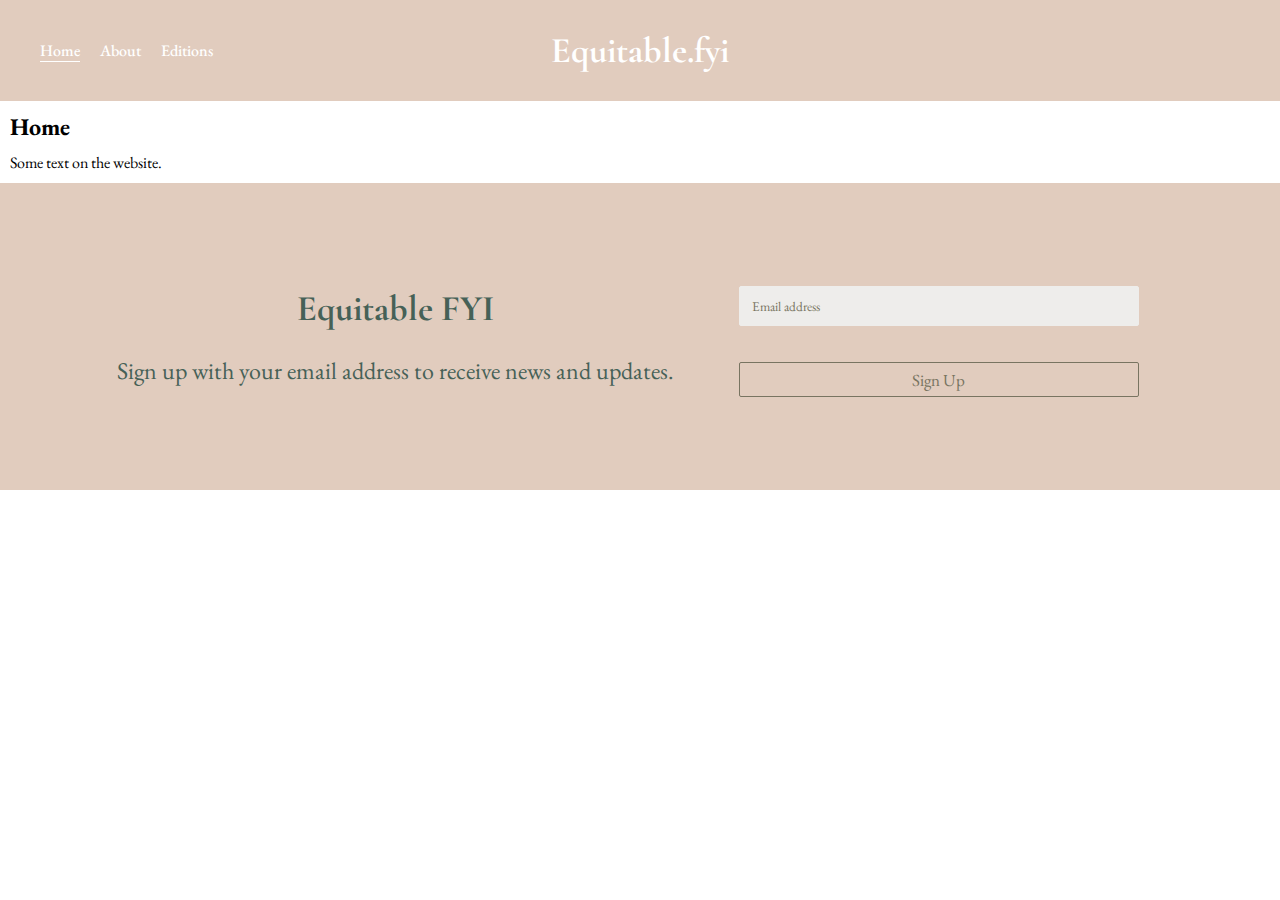
<file: index.html>
<!DOCTYPE html>
<html>
<head>
<link rel="stylesheet" href="https://fonts.googleapis.com/css?family=EB+Garamond|Cormorant+Garamond">
<link rel="stylesheet" href="assets/css/style.css">
<link rel="icon" type="image/x-icon" href="/assets/images/favicon.ico">
</head>
<body>
  <div id="navbar"></div>
  <script src="/assets/js/navbar.js"></script>

  <h2>Home</h2>
  <p>Some text on the website.</p>
  <div id="footer"></div>
  <script src="assets/js/footer.js"></script>
</body>
</html>
</file>
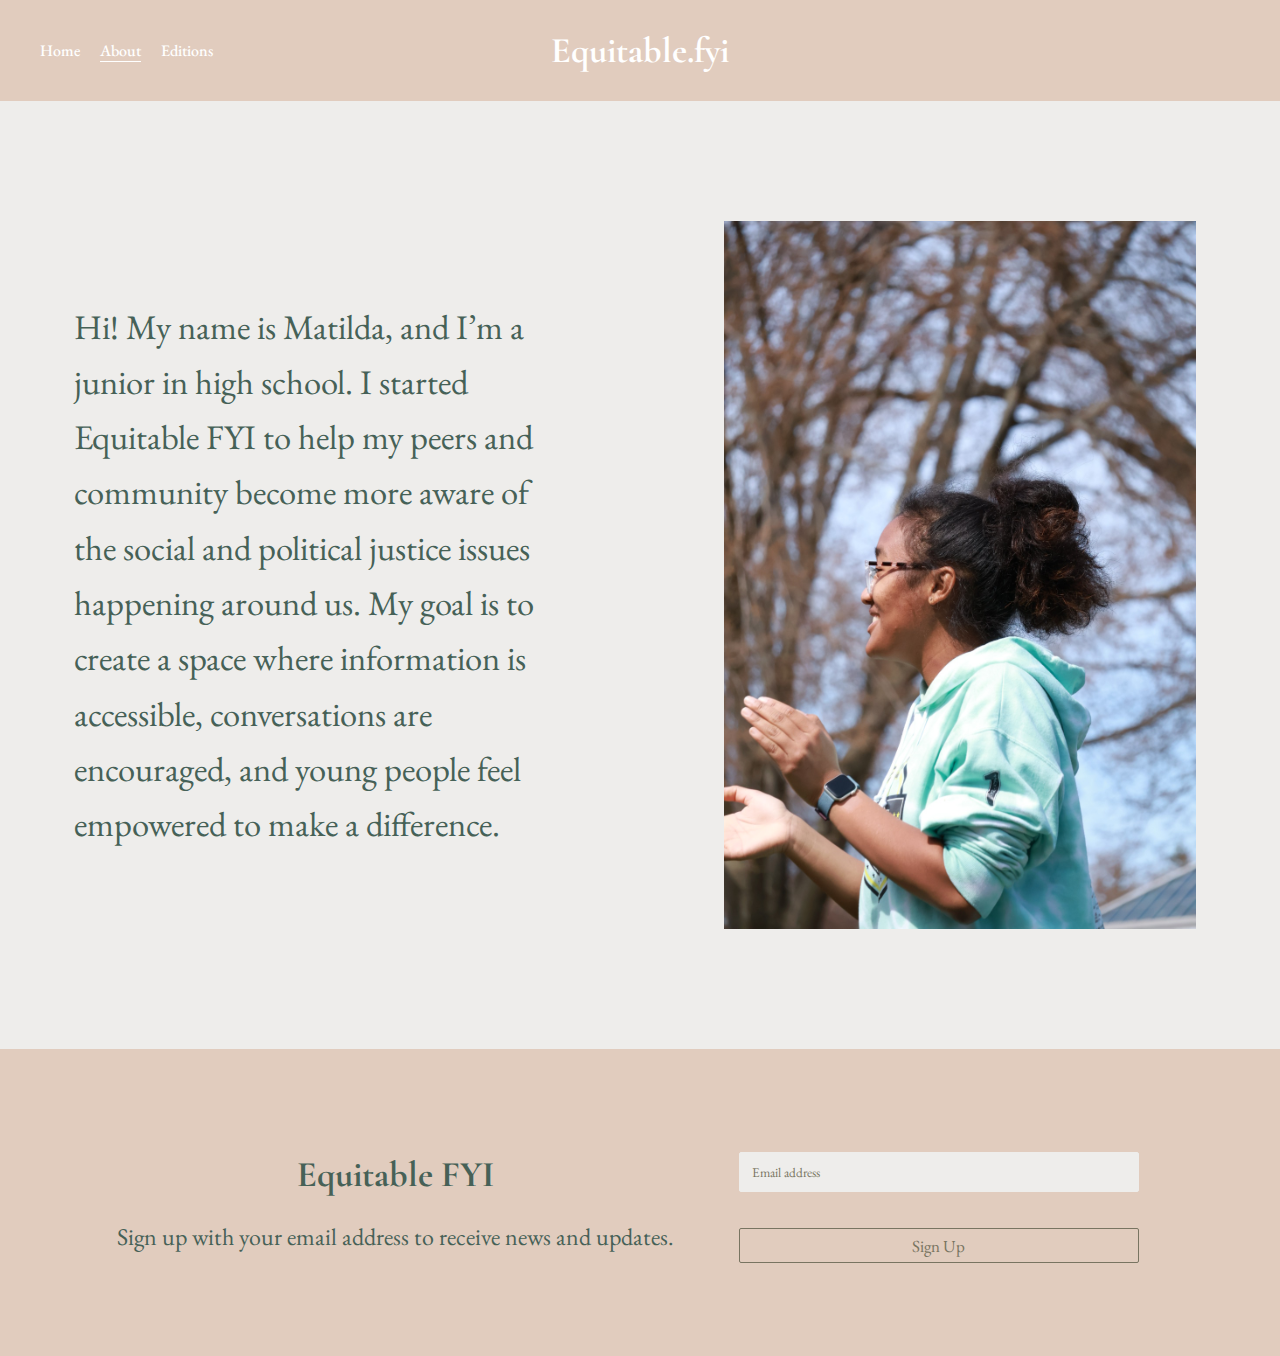
<file: about.html>
<!DOCTYPE html>
<html>
  <head>
    <link rel="stylesheet" href="https://fonts.googleapis.com/css?family=EB+Garamond|Cormorant+Garamond">
    <link rel="stylesheet" href="assets/css/style.css">
  </head>
  <body>
    <div id="navbar"></div>
    <script src="/assets/js/navbar.js"></script>

    <section class="about">
      <div class="about-text">
        <p class="bodytext">Hi! My name is Matilda, and I’m a junior in high school. I started Equitable FYI to help my peers and community become more aware of the social and political justice issues happening around us. My goal is to create a space where information is accessible, conversations are encouraged, and young people feel empowered to make a difference.</p>
      </div>
      <div class="about-image">
        <img src="assets/images/Matilda0.JPG" alt="Picture of Matilda">
      </div>
    </section>

    <div id="footer"></div>
    <script src="assets/js/footer.js"></script>

  </body>
</html>
</file>
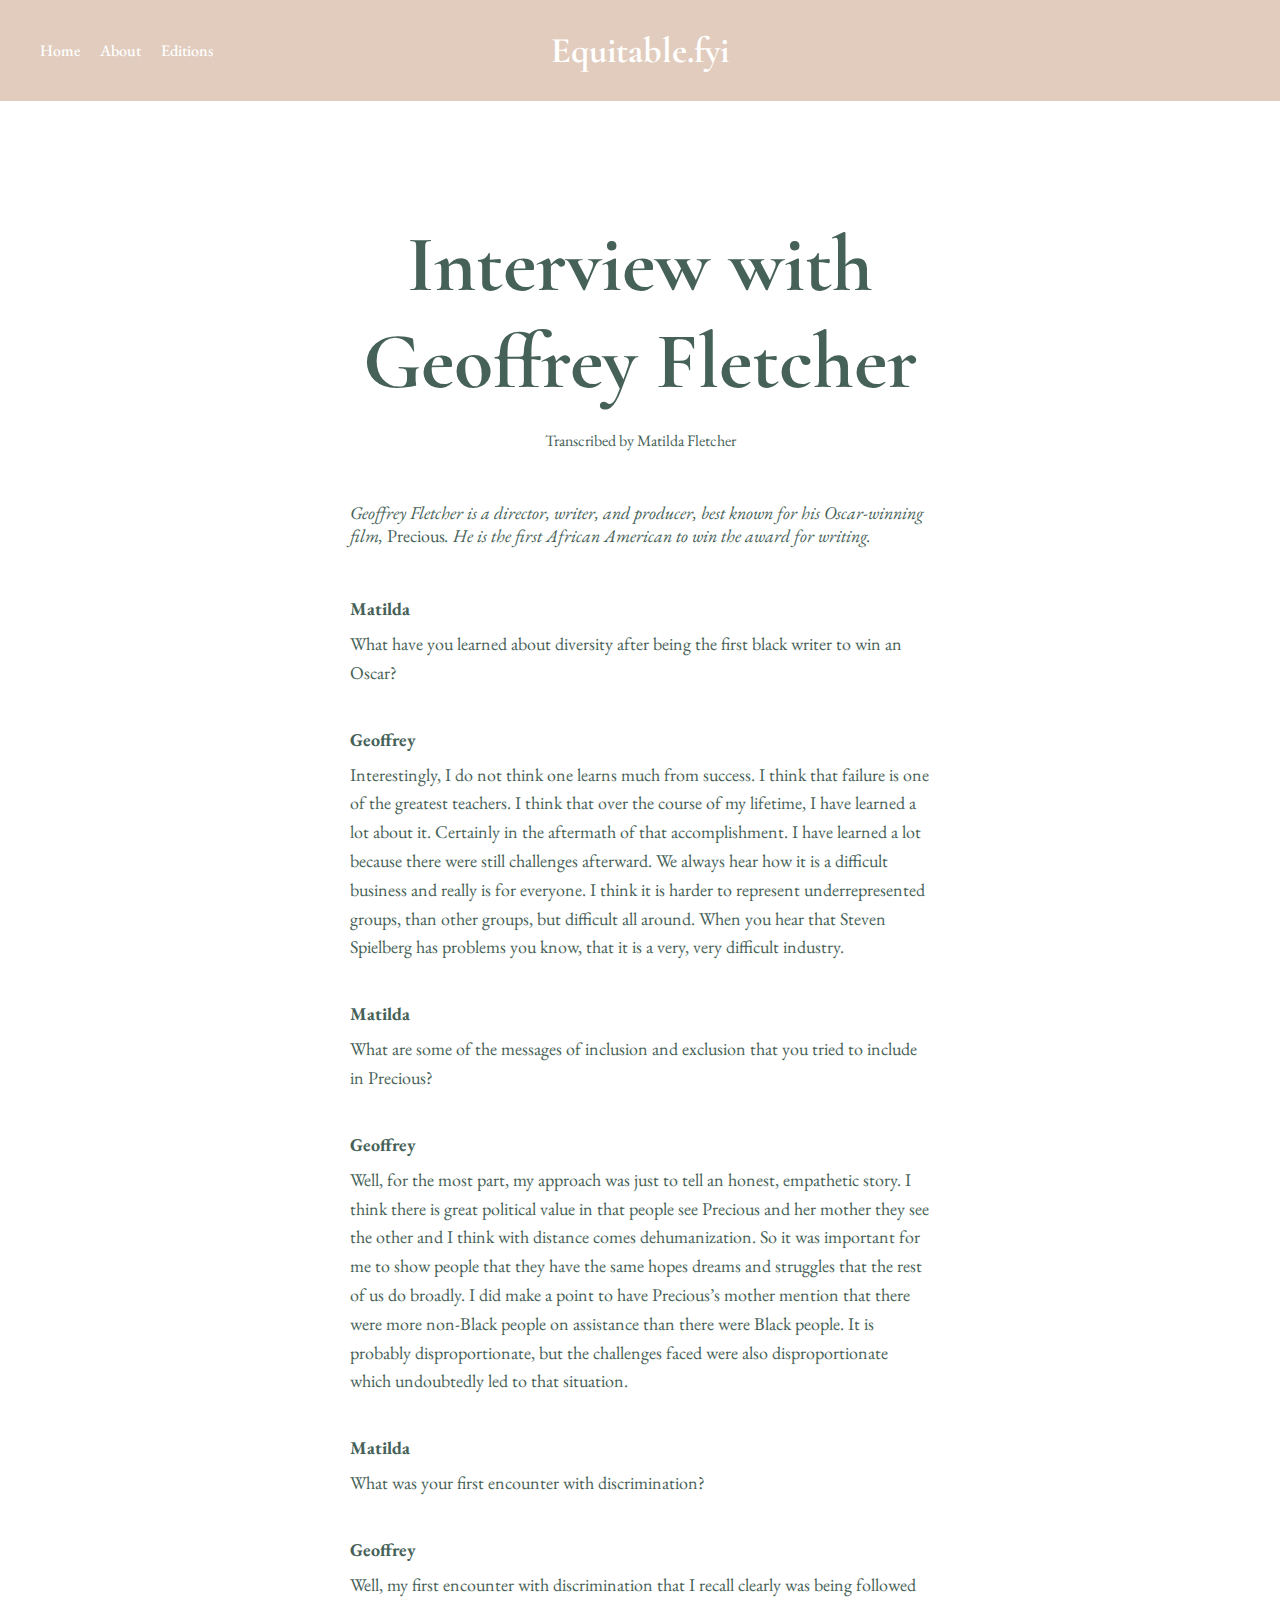
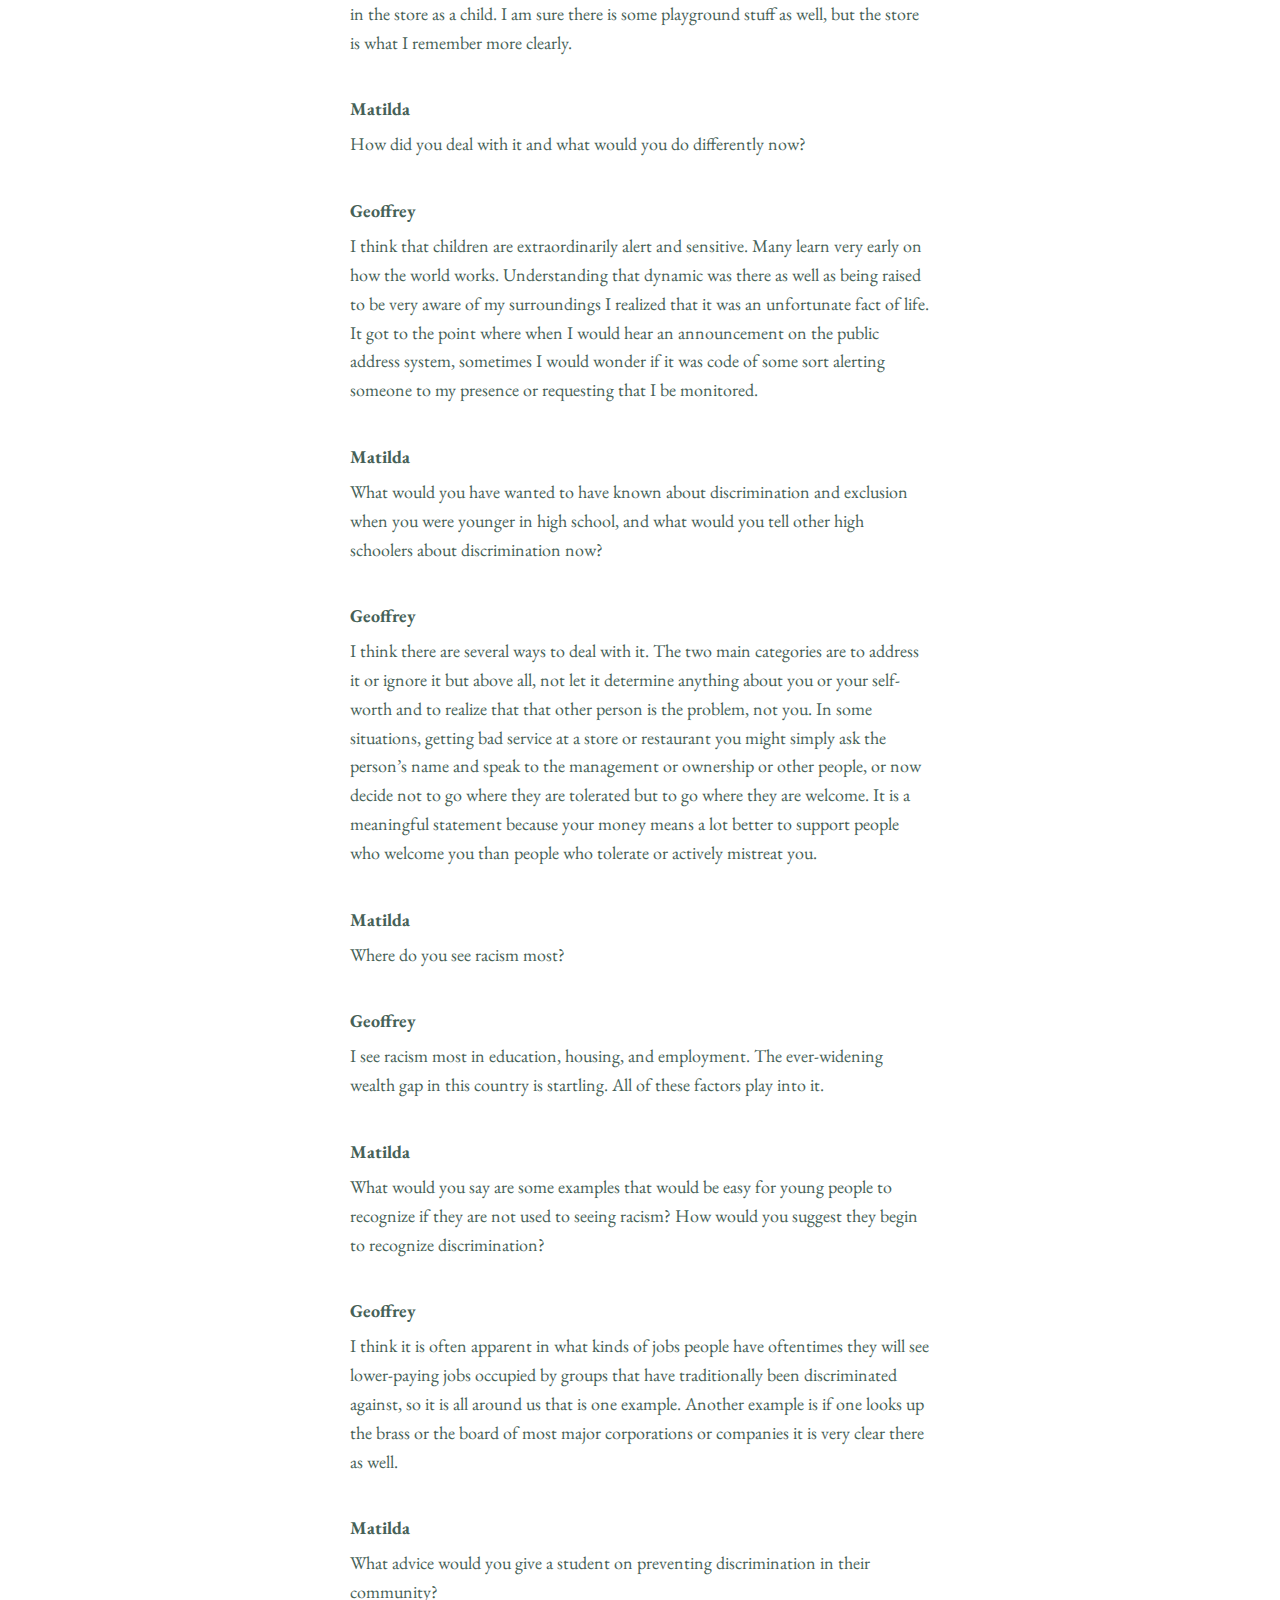
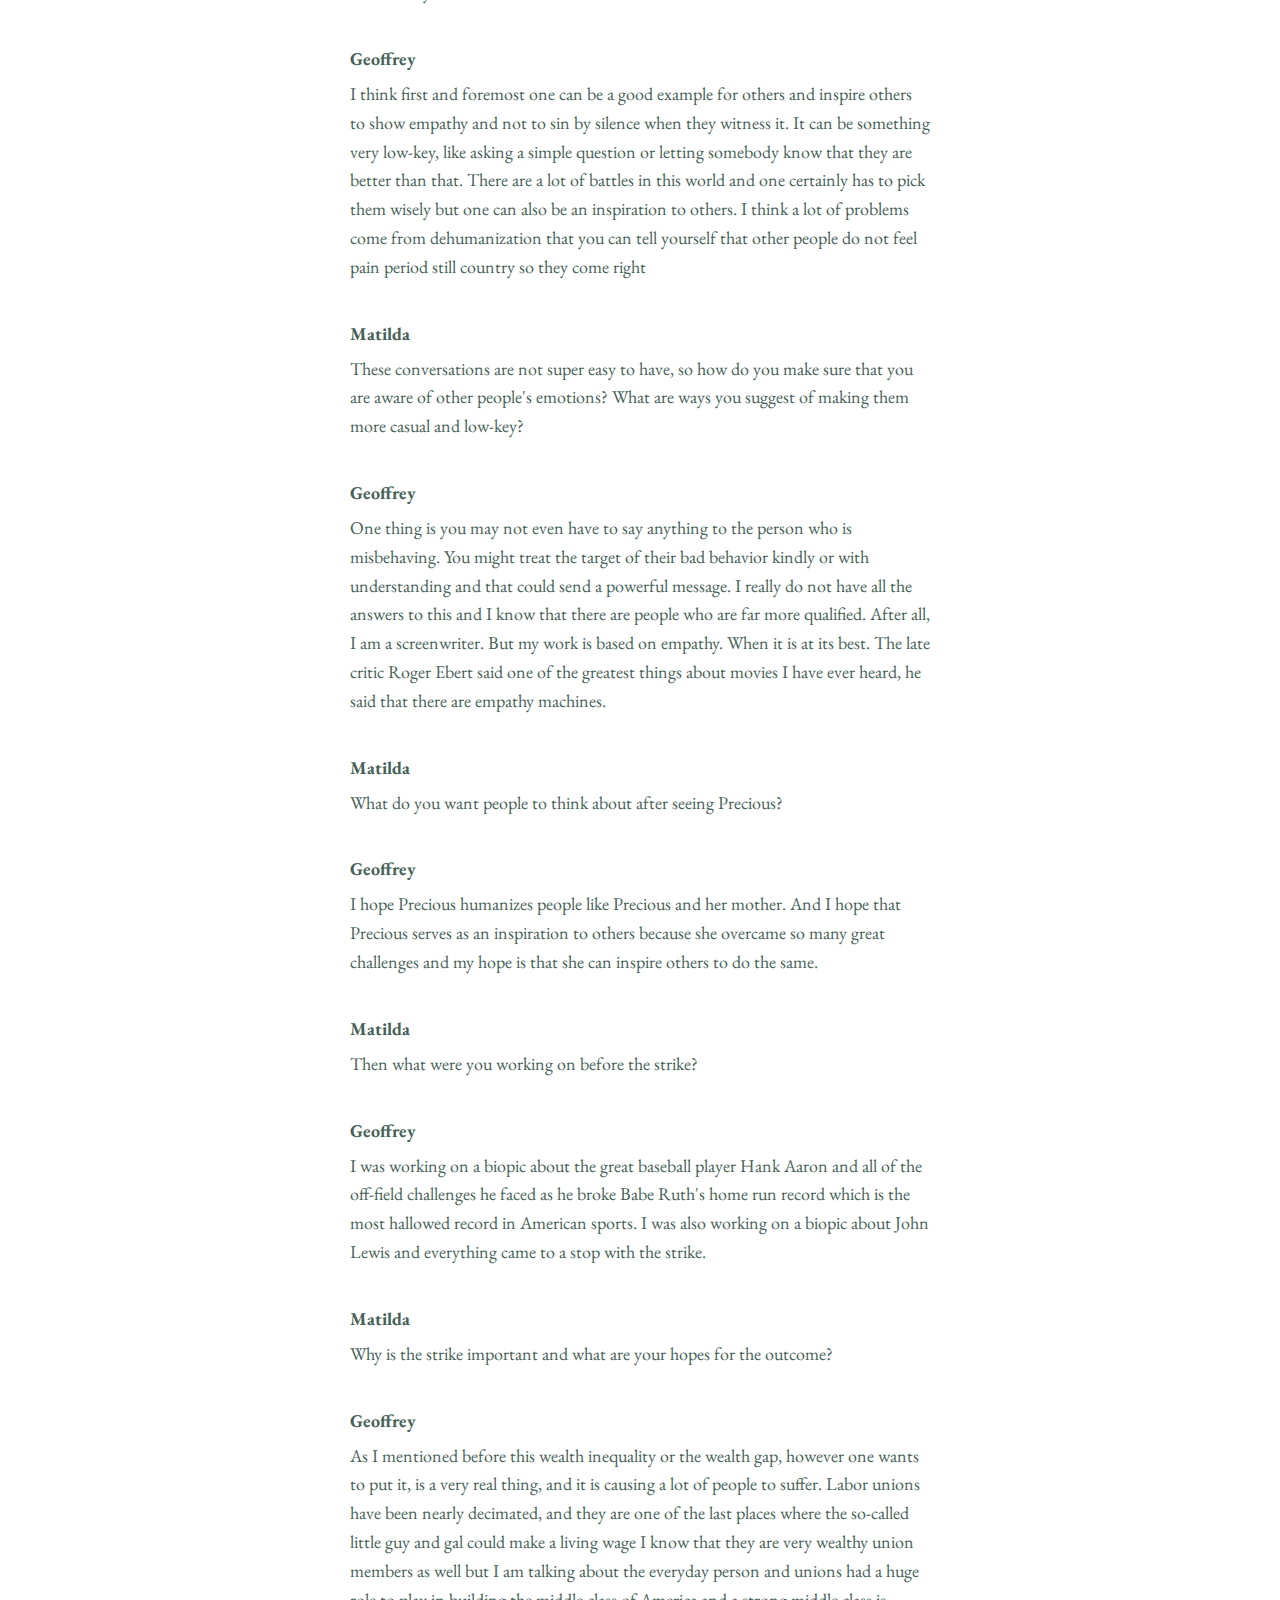
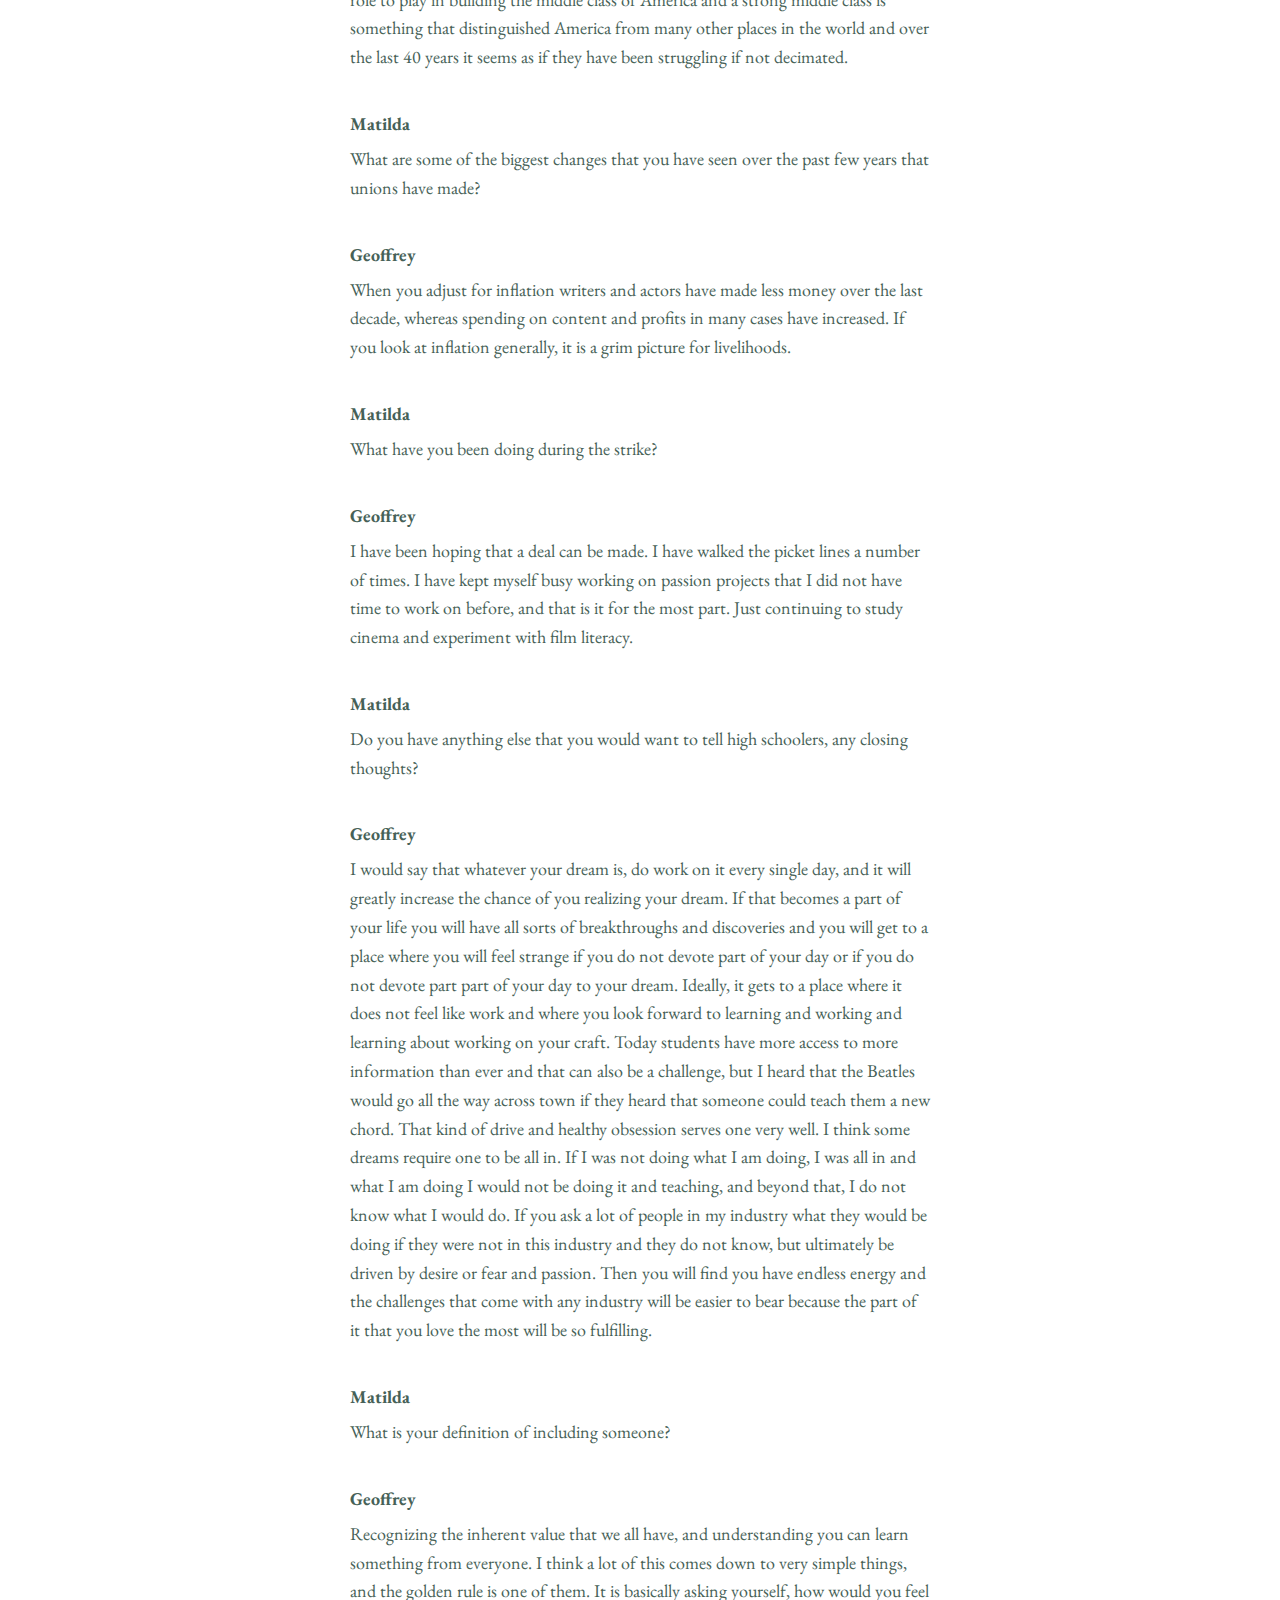
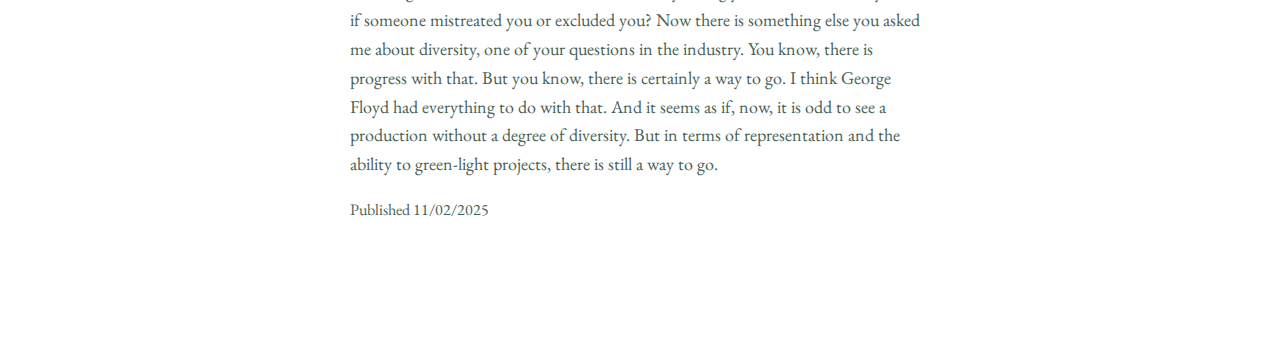
<file: articles/Geoffrey-Fletcher.html>
<!DOCTYPE html>
<html>
<head>
  <link rel="stylesheet" href="https://fonts.googleapis.com/css?family=EB+Garamond|Cormorant+Garamond">
  <link rel="stylesheet" href="../assets/css/style.css">
</head>
<body>
  <div id="navbar"></div>
  <script src="/assets/js/navbar.js"></script>
  <div class="article">
    <h2 class="title">Interview with Geoffrey Fletcher</h2>
    <p class="subtext">Transcribed by Matilda Fletcher</p>
    <p class="bio">Geoffrey Fletcher is a director, writer, and producer, best known for his Oscar-winning film, <i>Precious</i>. He is the first African American to win the award for writing.</p>

    <p class="speaker">Matilda</p>

    <p class="bodytext">
    What have you learned about diversity after being the first black writer to win an Oscar?
    </p>
    <p class="speaker">Geoffrey</p>
    <p class="bodytext">  
    Interestingly, I do not think one learns much from success. I think that failure is one of the greatest teachers. I think that over the course of my lifetime, I have learned a lot about it. Certainly in the aftermath of that accomplishment. I have learned a lot because there were still challenges afterward. We always hear how it is a difficult business and really is for everyone. I think it is harder to represent underrepresented groups, than other groups, but difficult all around. When you hear that Steven Spielberg has problems you know, that it is a very, very difficult industry. 
    </p>
    <p class="speaker">Matilda</p>
    <p class="bodytext">  
    What are some of the messages of inclusion and exclusion that you tried to include in Precious?
    </p>
    <p class="speaker">Geoffrey</p>
    <p class="bodytext">  
    Well, for the most part, my approach was just to tell an honest, empathetic story. I think there is great political value in that people see Precious and her mother they see the other and I think with distance comes dehumanization. So it was important for me to show people that they have the same hopes dreams and struggles that the rest of us do broadly. I did make a point to have Precious’s mother mention that there were more non-Black people on assistance than there were Black people. It is probably disproportionate, but the challenges faced were also disproportionate which undoubtedly led to that situation.
    </p>
    <p class="speaker">Matilda</p>
    <p class="bodytext">  
    What was your first encounter with discrimination?
    </p>
    <p class="speaker">Geoffrey</p>
    <p class="bodytext">  
    Well, my first encounter with discrimination that I recall clearly was being followed in the store as a child. I am sure there is some playground stuff as well, but the store is what I remember more clearly.
    </p>
    <p class="speaker">Matilda</p>
    <p class="bodytext">  
    How did you deal with it and what would you do differently now?
    </p>
    <p class="speaker">Geoffrey</p>
    <p class="bodytext">  
    I think that children are extraordinarily alert and sensitive. Many learn very early on how the world works. Understanding that dynamic was there as well as being raised to be very aware of my surroundings I realized that it was an unfortunate fact of life. It got to the point where when I would hear an announcement on the public address system, sometimes I would wonder if it was code of some sort alerting someone to my presence or requesting that I be monitored.
    </p>
    <p class="speaker">Matilda</p>
    <p class="bodytext">  
    What would you have wanted to have known about discrimination and exclusion when you were younger in high school, and what would you tell other high schoolers about discrimination now?
    </p>
    <p class="speaker">Geoffrey</p>
    <p class="bodytext">  
    I think there are several ways to deal with it. The two main categories are to address it or ignore it but above all, not let it determine anything about you or your self-worth and to realize that that other person is the problem, not you. In some situations, getting bad service at a store or restaurant you might simply ask the person’s name and speak to the management or ownership or other people, or now decide not to go where they are tolerated but to go where they are welcome. It is a meaningful statement because your money means a lot better to support people who welcome you than people who tolerate or actively mistreat you.
    </p>
    <p class="speaker">Matilda</p>
    <p class="bodytext">  
    Where do you see racism most?
    </p>
    <p class="speaker">Geoffrey</p>
    <p class="bodytext">  
    I see racism most in education, housing, and employment. The ever-widening wealth gap in this country is startling. All of these factors play into it.
    </p>
    <p class="speaker">Matilda</p>
    <p class="bodytext">  
    What would you say are some examples that would be easy for young people to recognize if they are not used to seeing racism? How would you suggest they begin to recognize discrimination?
    </p>
    <p class="speaker">Geoffrey</p>
    <p class="bodytext">  
    I think it is often apparent in what kinds of jobs people have oftentimes they will see lower-paying jobs occupied by groups that have traditionally been discriminated against, so it is all around us that is one example. Another example is if one looks up the brass or the board of most major corporations or companies it is very clear there as well.
    </p>
    <p class="speaker">Matilda</p>
    <p class="bodytext">  
    What advice would you give a student on preventing discrimination in their community?
    </p>
    <p class="speaker">Geoffrey</p>
    <p class="bodytext">  
    I think first and foremost one can be a good example for others and inspire others to show empathy and not to sin by silence when they witness it. It can be something very low-key, like asking a simple question or letting somebody know that they are better than that. There are a lot of battles in this world and one certainly has to pick them wisely but one can also be an inspiration to others. I think a lot of problems come from dehumanization that you can tell yourself that other people do not feel pain period still country so they come right
    </p>
    <p class="speaker">Matilda</p>
    <p class="bodytext">  
    These conversations are not super easy to have, so how do you make sure that you are aware of other people's emotions? What are ways you suggest of making them more casual and low-key? 
    </p>
    <p class="speaker">Geoffrey</p>
    <p class="bodytext">  
    One thing is you may not even have to say anything to the person who is misbehaving. You might treat the target of their bad behavior kindly or with understanding and that could send a powerful message. I really do not have all the answers to this and I know that there are people who are far more qualified. After all, I am a screenwriter. But my work is based on empathy. When it is at its best. The late critic Roger Ebert said one of the greatest things about movies I have ever heard, he said that there are empathy machines.
    </p>
    <p class="speaker">Matilda</p>
    <p class="bodytext">  
    What do you want people to think about after seeing Precious?
    </p>
    <p class="speaker">Geoffrey</p>
    <p class="bodytext">  
    I hope Precious humanizes people like Precious and her mother. And I hope that Precious serves as an inspiration to others because she overcame so many great challenges and my hope is that she can inspire others to do the same. 
    </p>
    <p class="speaker">Matilda</p>
    <p class="bodytext">  
    Then what were you working on before the strike?
    </p>
    <p class="speaker">Geoffrey</p>
    <p class="bodytext">  
    I was working on a biopic about the great baseball player Hank Aaron and all of the off-field challenges he faced as he broke Babe Ruth's home run record which is the most hallowed record in American sports. I was also working on a biopic about John Lewis and everything came to a stop with the strike.
    </p>
    <p class="speaker">Matilda</p>
    <p class="bodytext">  
    Why is the strike important and what are your hopes for the outcome?
    </p>
    <p class="speaker">Geoffrey</p>
    <p class="bodytext">  
    As I mentioned before this wealth inequality or the wealth gap, however one wants to put it, is a very real thing, and it is causing a lot of people to suffer. Labor unions have been nearly decimated, and they are one of the last places where the so-called little guy and gal could make a living wage I know that they are very wealthy union members as well but I am talking about the everyday person and unions had a huge role to play in building the middle class of America and a strong middle class is something that distinguished America from many other places in the world and over the last 40 years it seems as if they have been struggling if not decimated.
    </p>
    <p class="speaker">Matilda</p>
    <p class="bodytext">  
    What are some of the biggest changes that you have seen over the past few years that unions have made?
    </p>
    <p class="speaker">Geoffrey</p>
    <p class="bodytext">  
    When you adjust for inflation writers and actors have made less money over the last decade, whereas spending on content and profits in many cases have increased. If you look at inflation generally, it is a grim picture for livelihoods.
    </p>
    <p class="speaker">Matilda</p>
    <p class="bodytext"> 
    What have you been doing during the strike?
    </p>
    <p class="speaker">Geoffrey</p>
    <p class="bodytext">  
    I have been hoping that a deal can be made. I have walked the picket lines a number of times. I have kept myself busy working on passion projects that I did not have time to work on before, and that is it for the most part. Just continuing to study cinema and experiment with film literacy.
    </p>
    <p class="speaker">Matilda</p>
    <p class="bodytext">  
    Do you have anything else that you would want to tell high schoolers, any closing thoughts? 
    </p>
    <p class="speaker">Geoffrey</p>
    <p class="bodytext">  
    I would say that whatever your dream is, do work on it every single day, and it will greatly increase the chance of you realizing your dream. If that becomes a part of your life you will have all sorts of breakthroughs and discoveries and you will get to a place where you will feel strange if you do not devote part of your day or if you do not devote part part of your day to your dream. Ideally, it gets to a place where it does not feel like work and where you look forward to learning and working and learning about working on your craft. Today students have more access to more information than ever and that can also be a challenge, but I heard that the Beatles would go all the way across town if they heard that someone could teach them a new chord. That kind of drive and healthy obsession serves one very well. I think some dreams require one to be all in. If I was not doing what I am doing, I was all in and what I am doing I would not be doing it and teaching, and beyond that, I do not know what I would do. If you ask a lot of people in my industry what they would be doing if they were not in this industry and they do not know, but ultimately be driven by desire or fear and passion. Then you will find you have endless energy and the challenges that come with any industry will be easier to bear because the part of it that you love the most will be so fulfilling.
    </p>
    <p class="speaker">Matilda</p>
    <p class="bodytext">
    What is your definition of including someone?
    </p>
    <p class="speaker">Geoffrey</p>
    <p class="bodytext">
    Recognizing the inherent value that we all have, and understanding you can learn something from everyone. I think a lot of this comes down to very simple things, and the golden rule is one of them. It is basically asking yourself, how would you feel if someone mistreated you or excluded you? Now there is something else you asked me about diversity, one of your questions in the industry. You know, there is progress with that. But you know, there is certainly a way to go. I think George Floyd had everything to do with that. And it seems as if, now, it is odd to see a production without a degree of diversity. But in terms of representation and the ability to green-light projects, there is still a way to go.
    </p>
    <p class="date">Published 11/02/2025</p>
  </div>
</body>
</html>
</file>
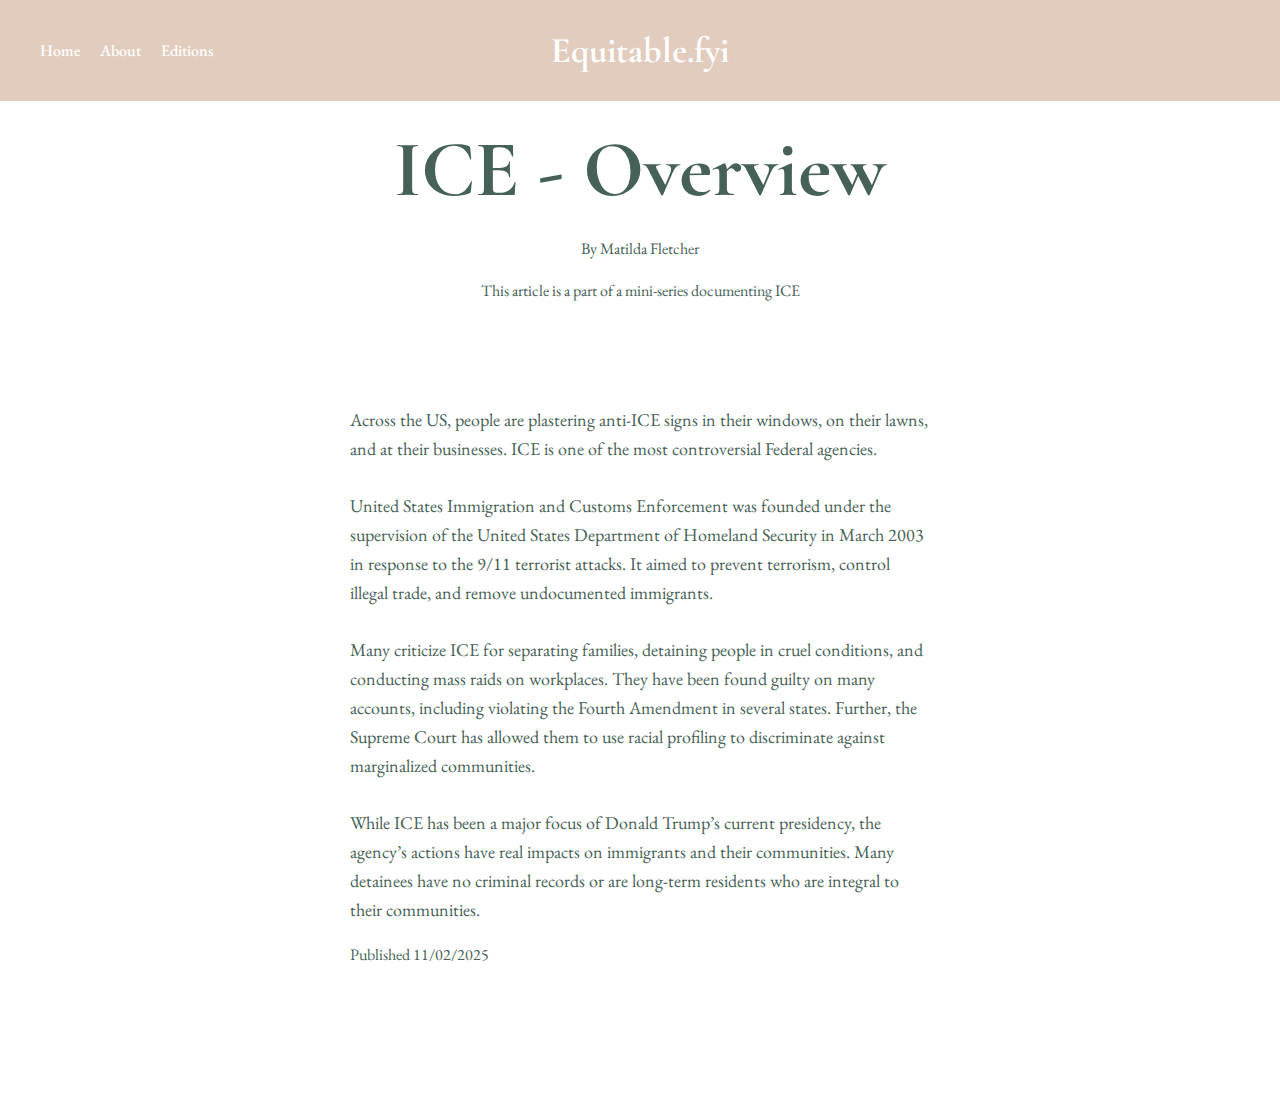
<file: articles/ICE-Overview.html>
<!DOCTYPE html>
<html>
<head>
  <link rel="stylesheet" href="https://fonts.googleapis.com/css?family=EB+Garamond|Cormorant+Garamond">
  <link rel="stylesheet" href="../assets/css/style.css">
</head>
<body>
  <div id="navbar"></div>
  <script src="/assets/js/navbar.js"></script>

<h2 class="title">ICE - Overview</h2>
<p class="subtext">By Matilda Fletcher <br><br>
This article is a part of a mini-series documenting ICE</p>
<div class="article">
<p class="bodytext">Across the US, people are plastering anti-ICE signs in their windows,  on their lawns, and at their businesses. ICE is one of the most controversial Federal agencies. 
<br><br>
United States Immigration and Customs Enforcement was founded under the supervision of the United States Department of Homeland Security in March 2003 in response to the 9/11 terrorist attacks. It aimed to prevent terrorism, control illegal trade, and remove undocumented immigrants.
<br><br>
Many criticize ICE for separating families, detaining people in cruel conditions, and conducting mass raids on workplaces. They have been found guilty on many accounts, including violating the Fourth Amendment in several states. Further, the Supreme Court has allowed them to use racial profiling to discriminate against marginalized communities. 
<br><br>
While ICE has been a major focus of Donald Trump’s current presidency, the agency’s actions have real impacts on immigrants and their communities. Many detainees have no criminal records or are long-term residents who are integral to their communities.</p>
<p class="date">Published 11/02/2025</p>
</div>
</body>
</html>
</file>
<file: assets/css/style.css>
body {
  background-color: #FFFFFF;
  font-family: "EB Garamond", serif;
  margin: 0px;
}
h2, p{
  margin: 10px;
}
h1 {
    text-align: center;
    margin-top: 20px;
    color: #333;
}
* {
  box-sizing: border-box;
}

/* --- Navbar Styles --- */
/* Basic layout */
.navbar {
  display: flex;
  align-items: center;
  justify-content: space-between;
  background-color: #E1CCBE;
  padding: 40px;
  width: 100%;
  box-sizing: border-box;
}
.nav-left ul {
  display: flex;
  list-style: none;
  margin: 0;
  padding: 0;
}
.nav-left ul li {
  margin-right: 20px;
}
.nav-left a {
  color: white;
  font-weight: 500;
}
.nav-left ul li a.active {
  border-bottom: 1px solid rgb(255, 255, 255);
}

/* Burger icon hidden on wide screens */
.burger {
  display: none;
  font-size: 30px;
  cursor: pointer;
  color: white;
  user-select: none;
}

/* Responsive behavior */
@media (max-width: 700px) {
  .nav-left ul {
    display: none; /* hide links by default on narrow screens */
    flex-direction: column;
    background-color: #E1CCBE;
    position: absolute;
    top: 100%;
    left: 0;
    width: 100%;
    padding: 20px 0;
    text-align: center;
  }
  .nav-left ul.show {
    display: flex; /* show when toggled */
  }
  .burger {
    display: block; /* show burger on small screens */
  }
}
/* --- Burger Icon --- */
#burger {
  display: none;            /* hidden on wide screens */
  font-size: 30px;          /* size of the burger icon */
  cursor: pointer;          /* pointer on hover */
  color: white;             /* contrast with navbar background */
  user-select: none;        /* prevent accidental text selection */
}

/* --- Nav Links --- */
#nav-links {
  display: flex;            /* horizontal layout by default */
  list-style: none;
  margin: 0;
  padding: 0;
}

#nav-links li {
  margin-right: 20px;
}

#nav-links li a {
  text-decoration: none;
  color: white;
  font-weight: 500;
}

/* --- Responsive: below 700px --- */
@media (max-width: 700px) {
  #burger {
    display: block;         /* show burger icon on small screens */
  }

  #nav-links {
    display: none;          /* hide links by default */
    flex-direction: column; /* vertical menu when shown */
    background-color: #E1CCBE;
    position: absolute;
    top: 100%;              /* appear below navbar */
    left: 0;
    width: 100%;
    padding: 20px 0;
    text-align: center;
  }

  #nav-links.show {
    display: flex;          /* show links when burger is clicked */
  }

  #nav-links li {
    margin: 10px 0;         /* vertical spacing for mobile menu */
  }
}


.logo {
  font-family: "Cormorant Garamond", serif;
  font-size: 36px;
  color: #ffffff;
  margin: 0;
  position: absolute;
  left: 50%;
  transform: translateX(-50%);
  white-space: nowrap;
}
@media (max-width: 800px) {
     
}

/* --- Text Styles --- */
.bodytext {
  font-family: "EB Garamond", serif;
  font-size: 18px;
  line-height: 1.6;
  color: #466157;
  align-items: center;
  text-align: left;
  margin: 0px 0px;
}
.title {
  font-family: "Cormorant Garamond", serif;
  font-size: 80px;
  color: #466157;
  margin: 20px 5px 20px 5px;
  align-items: center;
  text-align: center;
}
.subtext {
  font-family: "EB Garamond", serif;
  font-size: 16px;
  color: #466157;
  margin: 5px 5px 50px 5px;
  align-items: center;
  text-align: center;
}
.date {
    font-family: "EB Garamond", serif;
    font-size: 16px;
    color: #466157;
    margin: 20px 10px;
    align-items: center;
    text-align: left;
}

/* --- Filter Controls --- */
.controls {
    display: none; /* hidden by default */
    justify-content: center;
    gap: 25px;
    margin: 20px;
    flex-wrap: wrap;
    transition: all 0.3s ease;
}
.controls.visible {
    display: flex; /* shown when class added */
}
#controls {
    display: none;
    justify-content: center;
    align-items: center;
    gap: 25px;
    padding: 20px;
    background-color: #FFFFFF;
}
#controls.visible {
    display: flex;
}
#controls label {
    font-weight: 500;
    color: #466157;
}
#controls select {
    padding: 4px 8px;
    font-family: inherit;
    border-radius: 4px;
    border: 1px solid #aba9a6;
    background-color: white;
    color: #466157;
}
select {
    padding: 6px 10px;
    border-radius: 6px;
    font-size: 16px;
}

/* --- tags --- */
.tag {
  margin-top: 8px;
}
.tags {
  display: inline-block;
  background-color: #EEEDEB;
  color: #466157;
  padding: 3px 8px;
  border-radius: 12px;
  font-size: 14px;
  margin-right: 6px;
}

/* --- Toggle Button --- */
.toggle-btn {
    display: block;
    margin: 10px auto 0;
    color: #466157;
    border: none;
    border-radius: 6px;
    padding: 10px 16px;
    cursor: pointer;
    font-size: 20px;
    transition: background-color 0.3s ease;
}
#toggle-filters {
    display: block;
    margin: 30px auto 10px;
    padding: 14px 20px;
    border: none;
    background-color: #E1CCBE;
    cursor: pointer;
    border-radius: 5px;
    font-family: inherit;
}
#toggle-filters:hover {
    background-color: #e8d9d2;
}

/* --- Footer Styles --- */
form {
    font-family: "EB Garamond", serif;
    text-align: center;
    padding: 40px;
    background-color: #E1CCBE;
    color: #466157;
    justify-items: center;
}
.form-container h2 {
    font-family: "Cormorant Garamond", serif;
    margin-bottom: 25px;
}
.form-container {
    padding: 5px;
}
.form-header {
    display: flex;
    justify-content: center;
    align-items: center;
    flex-wrap: wrap;
    font-family: "EB Garamond", serif;
    font-size: 24px;
    width: 100%;
    padding: 20px;
    text-align: center;
    color: #466157;
    background-color: #E1CCBE;
}
#signup-form {
    display: flex;
    flex-direction: column;
    align-items: center;
    justify-content: center;
    gap: 10px;
    margin-top: 10px;
}
input[type=text], input[type=submit], input[type=email] {
    font-family: "EB Garamond", serif;
    background-color: #EEEDEB;
    color: #466157;
    width: 400px;
    height: 40px;
    padding: 12px;
    margin: 8px 0;
    display: inline-block;
    border: 1.5px solid #EEEDEB;
    border-radius: 2px;
    box-sizing: border-box;
}
input[type=text]:focus, input[type=email]:focus  {
    outline: none;
    border: 1.5px solid #787461;
}
input::placeholder {
  color: #787461;
}
input[type=submit] {
    background-color: #E1CCBE;
    color: #787461;
    border: 1.5px solid #787461;
    width: 400px;
    height: 35px;
    font-size: 17px;
    line-height: 0px;
}
input[type=submit]:hover {
    background-color: #d0bdb0;
    color: #EEEDEB;
    border-color: #EEEDEB;
}
input[type=email]:hover {
    border-color: #787461;
}
#footer {
    font-family: "EB Garamond", serif;
    text-align: center;
    padding: 20px;
    background-color: #E1CCBE;
    color: #466157;
    position: relative;
    bottom: 0;
    width: 100%;
}

/* --- Article Page --- */
.article {
    max-width: 50vw;
    margin: 75px auto 100px auto;
    padding: 20px 20px;
}
.article .bodytext{
    font-family: "EB Garamond", serif;
    font-size: 18px;
    line-height: 1.6;
    color: #466157;
    margin: 10px;
}
.speaker {
    font-family: "EB Garamond", serif;
    font-size: 18px;
    font-weight: bold;
    color: #466157;
    margin: 40px 10px 10px;
}
.bio {
    font-family: "EB Garamond", serif;
    font-size: 18px;
    color: #466157;
    margin: 10px 10px 50px;
    font-style: italic;
}
.bio i {
    font-style: normal;
}

/* --- Articles --- */
 #articles-list {
  display: grid; /* ← switch from flex to grid */
  grid-template-columns: repeat(auto-fit, minmax(350px, 1fr));
  gap: 30px;
  max-width: 1200px;
  margin: 50px auto;
  padding: 0 5px;
  align-items: center;
}
.articles-lists {
    display: flex;
    flex-direction: column;
    gap: 10px;
    max-width: 600px;
    margin: 20px auto;
}
.articles {
    padding: 12px;
    background: #E1CCBE;
    transition: all 0.3s ease;
    border-radius: 6px;
}
.articles:hover {
    background-color: #e8d9d2;
}
.articles a {
    color: #466157;
    font-weight: bold;
    text-decoration: none;
}
.articles small {
    display: block;
    color: #202328;
    margin-top: 4px;
}
.articles img {
  width: 50%;
  height: 200px;
  object-fit: cover;
  display: block;
  color:#202328;
}
p.articles-title {
    font-family: "EB Garamond", serif;
    margin-top: 5px;
    margin: 0;
    padding: 0px;
}

/* --- About Page --- */
.about {
    display: flex;
    justify-content: center;
    align-items: center;
    flex-wrap: wrap;
    background-color: #EEEDEB;
    padding: 100px 20px;
    gap: 10vw;
    width: 100%;
}
/* --- Text side --- */
.about-text {
    /*flex: 1 1 400px;*/
    max-width: 40vw;
    width: 40vw;
}

.about-text p {
    font-family: "EB Garamond", serif;
    font-size: 2.7vw;
    line-height: 1.6;
    color: #466157;
    margin: 10px;
}

/* --- Image side --- */
.about-image {
    display: flex;
    justify-content: center;
    align-items: center;
}

.about-image img {
    width: 100%;
    height: auto;
    max-width: 40vw;
    padding: 20px;
}

@media (max-width: 950px) {
    .about {
        flex-direction: column-reverse;
        text-align: center;
        gap: 0px;
    }
    .about img {
        aspect-ratio: 2 / 1; /* maintain a cropped rectangle */
        height: auto;
        object-fit: cover;
    }
    .about-text p {
        font-size: 3.5vw;
    }
    .about-text {
        /*flex: 1 1 400px;*/
        max-width: 80vw;
        width: 80vw;
        height: auto;
        padding: 2vw 2vw;
    }   
    .about-image {
        height: auto;
    }
    .about-image img {
        max-width: 90%;
        padding: 5vw 2vw;
    }
    .about-spacer {
        flex: 0 0 0;
    }   
}
</file>
